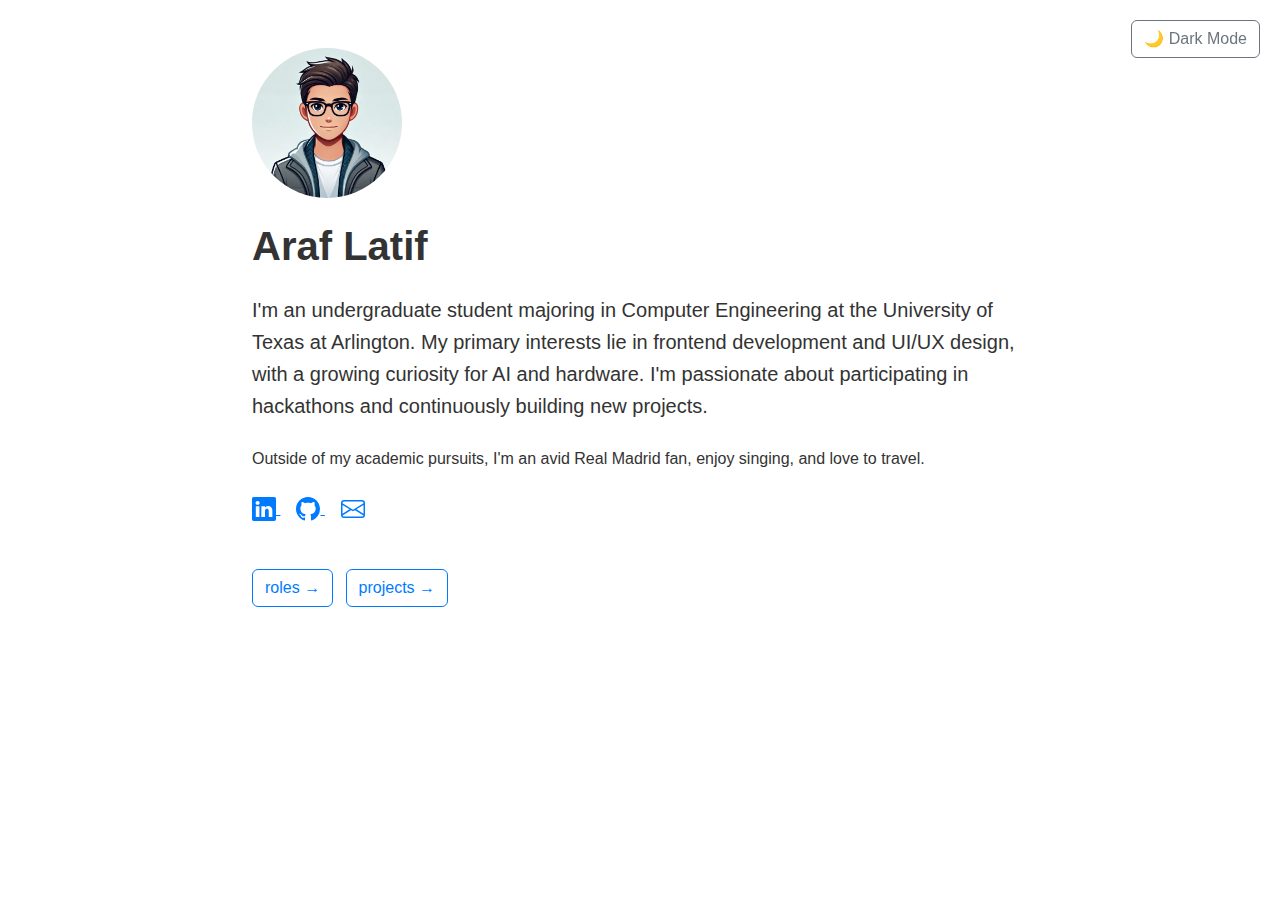
<file: index.html>
<!DOCTYPE html>
<html lang="en">
<head>
    <meta charset="UTF-8">
    <meta name="viewport" content="width=device-width, initial-scale=1.0">
    <title>Araf Latif - Portfolio</title>
    <link href="https://cdn.jsdelivr.net/npm/bootstrap@5.3.0/dist/css/bootstrap.min.css" rel="stylesheet">
    <link href="NewPortfolio.css" rel="stylesheet">
</head>
<body>
    <div class="container mt-5">
        <img src="NewPortfolio avatar.jpeg" alt="Araf Latif" class="avatar mb-4">
        <h1>Araf Latif</h1>
        <p class="lead mt-4">
            I'm an undergraduate student majoring in Computer Engineering at the University of Texas at Arlington. My primary interests lie in frontend development and UI/UX design, with a growing curiosity for AI and hardware. I'm passionate about participating in hackathons and continuously building new projects.
        </p>
        <p class="mt-4">
            Outside of my academic pursuits, I'm an avid Real Madrid fan, enjoy singing, and love to travel.
        </p>
        <div class="social-links mt-4">
            <a href="https://www.linkedin.com/in/araf-latif-51156024a/" target="_blank" class="me-3">
                <svg xmlns="http://www.w3.org/2000/svg" width="24" height="24" fill="currentColor" class="bi bi-linkedin" viewBox="0 0 16 16">
                    <path d="M0 1.146C0 .513.526 0 1.175 0h13.65C15.474 0 16 .513 16 1.146v13.708c0 .633-.526 1.146-1.175 1.146H1.175C.526 16 0 15.487 0 14.854V1.146zm4.943 12.248V6.169H2.542v7.225h2.401zm-1.2-8.212c.837 0 1.358-.554 1.358-1.248-.015-.709-.52-1.248-1.342-1.248-.822 0-1.359.54-1.359 1.248 0 .694.521 1.248 1.327 1.248h.016zm4.908 8.212V9.359c0-.216.016-.432.08-.586.173-.431.568-.878 1.232-.878.869 0 1.216.662 1.216 1.634v3.865h2.401V9.25c0-2.22-1.184-3.252-2.764-3.252-1.274 0-1.845.7-2.165 1.193v.025h-.016a5.54 5.54 0 0 1 .016-.025V6.169h-2.4c.03.678 0 7.225 0 7.225h2.4z"/>
                </svg>
            </a>
            <a href="https://github.com/ARAFLATIF" target="_blank" class="me-3">
                <svg xmlns="http://www.w3.org/2000/svg" width="24" height="24" fill="currentColor" class="bi bi-github" viewBox="0 0 16 16">
                    <path d="M8 0C3.58 0 0 3.58 0 8c0 3.54 2.29 6.53 5.47 7.59.4.07.55-.17.55-.38 0-.19-.01-.82-.01-1.49-2.01.37-2.53-.49-2.69-.94-.09-.23-.48-.94-.82-1.13-.28-.15-.68-.52-.01-.53.63-.01 1.08.58 1.23.82.72 1.21 1.87.87 2.33.66.07-.52.28-.87.51-1.07-1.78-.2-3.64-.89-3.64-3.95 0-.87.31-1.59.82-2.15-.08-.2-.36-1.02.08-2.12 0 0 .67-.21 2.2.82.64-.18 1.32-.27 2-.27.68 0 1.36.09 2 .27 1.53-1.04 2.2-.82 2.2-.82.44 1.1.16 1.92.08 2.12.51.56.82 1.27.82 2.15 0 3.07-1.87 3.75-3.65 3.95.29.25.54.73.54 1.48 0 1.07-.01 1.93-.01 2.2 0 .21.15.46.55.38A8.012 8.012 0 0 0 16 8c0-4.42-3.58-8-8-8z"/>
                </svg>
            </a>
            <a href="mailto:araf25420@gmail.com" class="me-3">
                <svg xmlns="http://www.w3.org/2000/svg" width="24" height="24" fill="currentColor" class="bi bi-envelope" viewBox="0 0 16 16">
                    <path d="M0 4a2 2 0 0 1 2-2h12a2 2 0 0 1 2 2v8a2 2 0 0 1-2 2H2a2 2 0 0 1-2-2V4Zm2-1a1 1 0 0 0-1 1v.217l7 4.2 7-4.2V4a1 1 0 0 0-1-1H2Zm13 2.383-4.708 2.825L15 11.105V5.383Zm-.034 6.876-5.64-3.471L8 9.583l-1.326-.795-5.64 3.47A1 1 0 0 0 2 13h12a1 1 0 0 0 .966-.741ZM1 11.105l4.708-2.897L1 5.383v5.722Z"/>
                </svg>
            </a>
        </div>

        <!-- Navigation Buttons -->
        <div class="mt-5">
            <a href="roles.html" class="btn btn-outline-primary me-2">roles →</a>
            <a href="projects.html" class="btn btn-outline-primary">projects →</a>
        </div>
    </div>

    <!-- Bootstrap JS -->
    <script src="https://cdn.jsdelivr.net/npm/bootstrap@5.3.0/dist/js/bootstrap.bundle.min.js"></script>
    <!-- Custom JS -->
    <script src="NewPortfolio.js"></script>
</body>
</html>
</file>
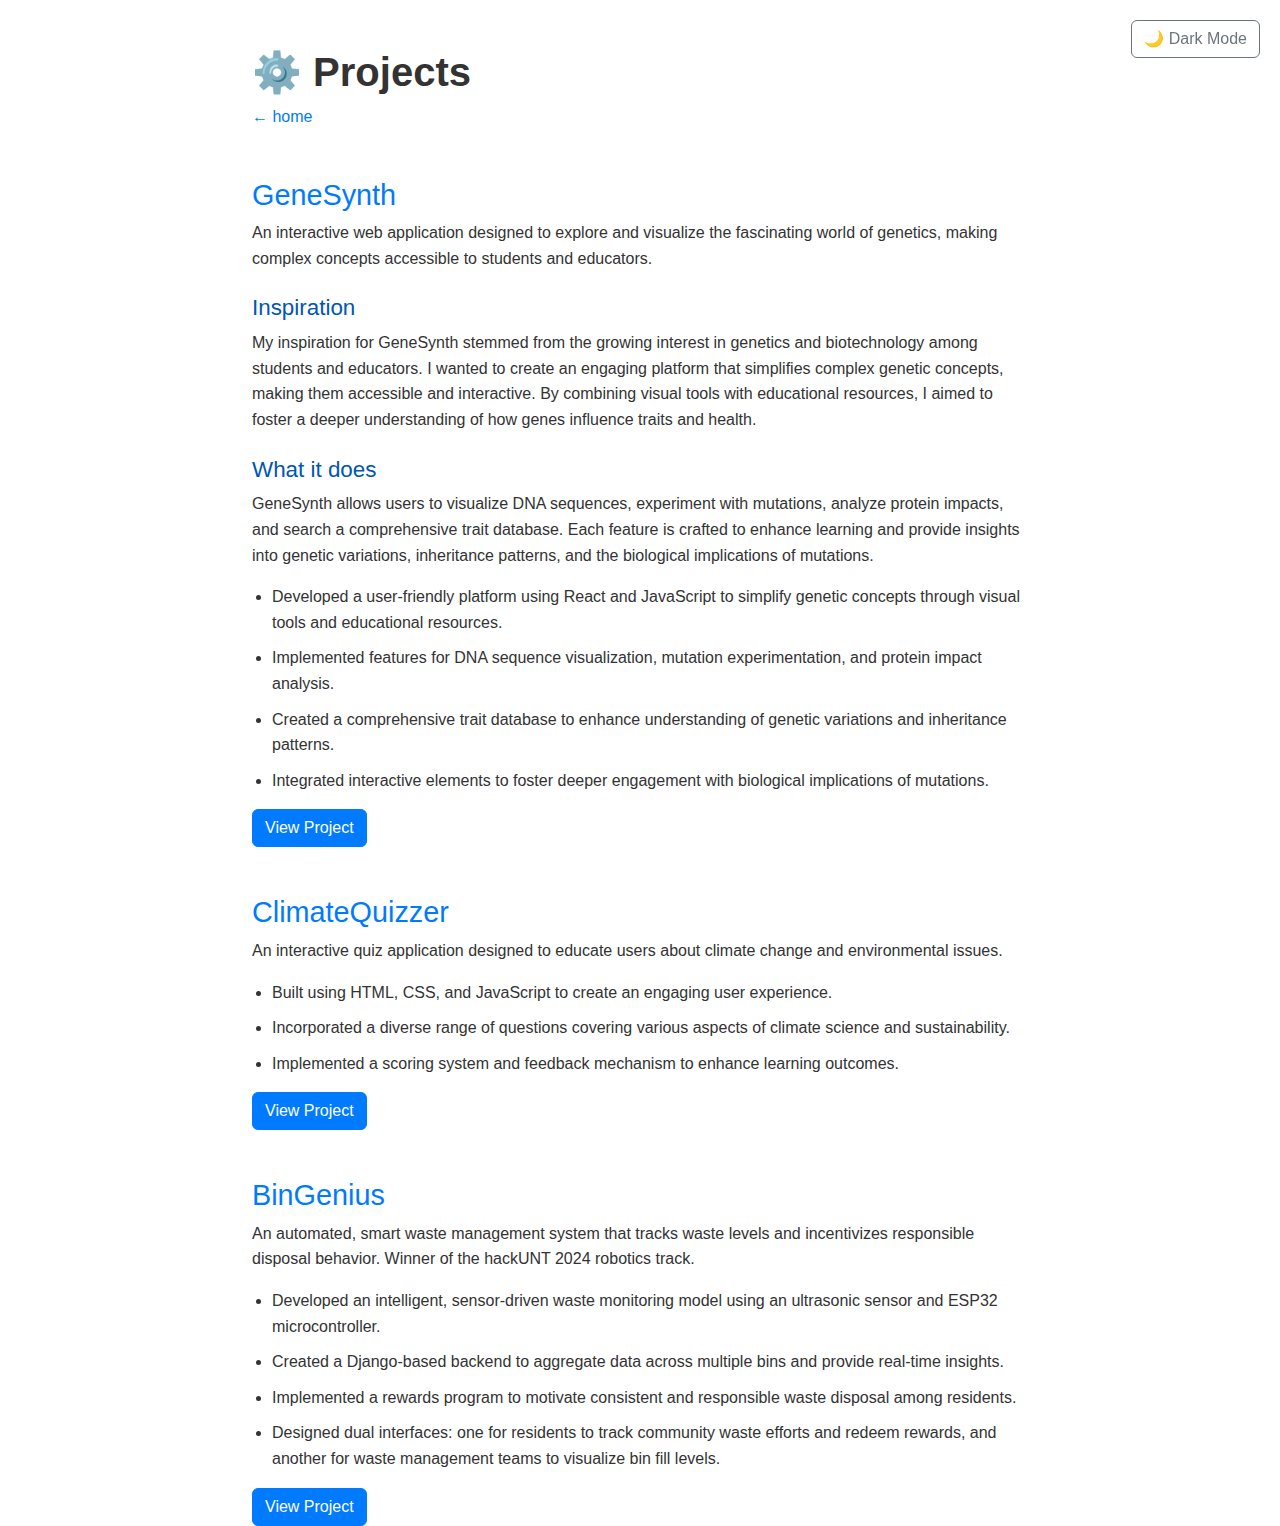
<file: Projects.html>
<!DOCTYPE html>
<html lang="en">
<head>
    <meta charset="UTF-8">
    <meta name="viewport" content="width=device-width, initial-scale=1.0">
    <title>Araf Latif - Projects</title>
    <link href="https://cdn.jsdelivr.net/npm/bootstrap@5.3.0/dist/css/bootstrap.min.css" rel="stylesheet">
    <link href="Projects.css" rel="stylesheet">
</head>
<body>
    <div class="container mt-5">
        <h1>⚙️ Projects</h1>
        <p><a href="index.html">← home</a></p>

        <div class="project mt-5">
            <h2>GeneSynth</h2>
            <p>An interactive web application designed to explore and visualize the fascinating world of genetics, making complex concepts accessible to students and educators.</p>
            <h3>Inspiration</h3>
            <p>My inspiration for GeneSynth stemmed from the growing interest in genetics and biotechnology among students and educators. I wanted to create an engaging platform that simplifies complex genetic concepts, making them accessible and interactive. By combining visual tools with educational resources, I aimed to foster a deeper understanding of how genes influence traits and health.</p>
            <h3>What it does</h3>
            <p>GeneSynth allows users to visualize DNA sequences, experiment with mutations, analyze protein impacts, and search a comprehensive trait database. Each feature is crafted to enhance learning and provide insights into genetic variations, inheritance patterns, and the biological implications of mutations.</p>
            <ul>
                <li>Developed a user-friendly platform using React and JavaScript to simplify genetic concepts through visual tools and educational resources.</li>
                <li>Implemented features for DNA sequence visualization, mutation experimentation, and protein impact analysis.</li>
                <li>Created a comprehensive trait database to enhance understanding of genetic variations and inheritance patterns.</li>
                <li>Integrated interactive elements to foster deeper engagement with biological implications of mutations.</li>
            </ul>
            <a href="https://genesynth.netlify.app/" class="btn btn-primary" target="_blank">View Project</a>
        </div>

        <div class="project mt-5">
            <h2>ClimateQuizzer</h2>
            <p>An interactive quiz application designed to educate users about climate change and environmental issues.</p>
            <ul>
                <li>Built using HTML, CSS, and JavaScript to create an engaging user experience.</li>
                <li>Incorporated a diverse range of questions covering various aspects of climate science and sustainability.</li>
                <li>Implemented a scoring system and feedback mechanism to enhance learning outcomes.</li>
            </ul>
            <a href="https://climatequizzer.netlify.app/" class="btn btn-primary" target="_blank">View Project</a>
        </div>

        <div class="project mt-5">
            <h2>BinGenius</h2>
            <p>An automated, smart waste management system that tracks waste levels and incentivizes responsible disposal behavior. Winner of the hackUNT 2024 robotics track.</p>
            <ul>
                <li>Developed an intelligent, sensor-driven waste monitoring model using an ultrasonic sensor and ESP32 microcontroller.</li>
                <li>Created a Django-based backend to aggregate data across multiple bins and provide real-time insights.</li>
                <li>Implemented a rewards program to motivate consistent and responsible waste disposal among residents.</li>
                <li>Designed dual interfaces: one for residents to track community waste efforts and redeem rewards, and another for waste management teams to visualize bin fill levels.</li>
            </ul>
            <a href="https://devpost.com/software/bin-genius" class="btn btn-primary" target="_blank">View Project</a>
        </div>
    </div>

    <script src="https://cdn.jsdelivr.net/npm/bootstrap@5.3.0/dist/js/bootstrap.bundle.min.js"></script>
    <script src="Projects.js"></script>
</body>
</html>
</file>
<file: NewPortfolio.css>
body {
    font-family: -apple-system, BlinkMacSystemFont, "Segoe UI", Roboto, "Helvetica Neue", Arial, sans-serif;
    line-height: 1.6;
    color: #333;
    background-color: #fff;
    transition: background-color 0.3s ease, color 0.3s ease;
}

.container {
    max-width: 800px;
    transition: background-color 0.3s ease, color 0.3s ease;
}

h1 {
    font-size: 2.5rem;
    font-weight: bold;
}

.btn-outline-primary {
    color: #007bff;
    border-color: #007bff;
}

.btn-outline-primary:hover {
    color: #fff;
    background-color: #007bff;
}

.social-links a {
    color: #007bff;
    transition: color 0.3s ease;
}

.social-links a:hover {
    color: #0056b3;
}

.avatar {
    width: 150px;
    height: 150px;
    border-radius: 50%;
    object-fit: cover;
}

body.dark-mode {
    background-color: #121212;
    color: #ffffff;
}

body.dark-mode .container {
    background-color: #1e1e1e;
    color: #e0e0e0;
}

body.dark-mode .btn-outline-primary {
    color: #4da3ff;
    border-color: #4da3ff;
}

body.dark-mode .btn-outline-primary:hover {
    color: #121212;
    background-color: #4da3ff;
}

body.dark-mode .social-links a {
    color: #4da3ff;
}

body.dark-mode .social-links a:hover {
    color: #7fbfff;
}

#darkModeToggle {
    position: fixed;
    top: 20px;
    right: 20px;
    z-index: 1000;
}
</file>
<file: Projects.css>
body {
    font-family: -apple-system, BlinkMacSystemFont, "Segoe UI", Roboto, "Helvetica Neue", Arial, sans-serif;
    line-height: 1.6;
    color: #333;
    background-color: #fff;
    transition: background-color 0.3s ease, color 0.3s ease;
}

.container {
    max-width: 800px;
}

h1 {
    font-size: 2.5rem;
    font-weight: bold;
}

h2 {
    font-size: 1.8rem;
    margin-top: 2rem;
    color: #007bff;
}

h3 {
    font-size: 1.4rem;
    margin-top: 1.5rem;
    color: #0056b3;
}

ul {
    padding-left: 20px;
}

li {
    margin-bottom: 10px;
}

a {
    color: #007bff;
    text-decoration: none;
}

a:hover {
    text-decoration: underline;
}

.btn-primary {
    background-color: #007bff;
    border-color: #007bff;
}

.btn-primary:hover {
    background-color: #0056b3;
    border-color: #0056b3;
}

body.dark-mode {
    background-color: #121212;
    color: #ffffff;
}

body.dark-mode .container {
    background-color: #1e1e1e;
    color: #e0e0e0;
}

body.dark-mode h2 {
    color: #4da3ff;
}

body.dark-mode h3 {
    color: #7fbfff;
}

body.dark-mode a {
    color: #4da3ff;
}

body.dark-mode .btn-primary {
    background-color: #4da3ff;
    border-color: #4da3ff;
}

body.dark-mode .btn-primary:hover {
    background-color: #7fbfff;
    border-color: #7fbfff;
}

#darkModeToggle {
    position: fixed;
    top: 20px;
    right: 20px;
    z-index: 1000;
}
</file>
